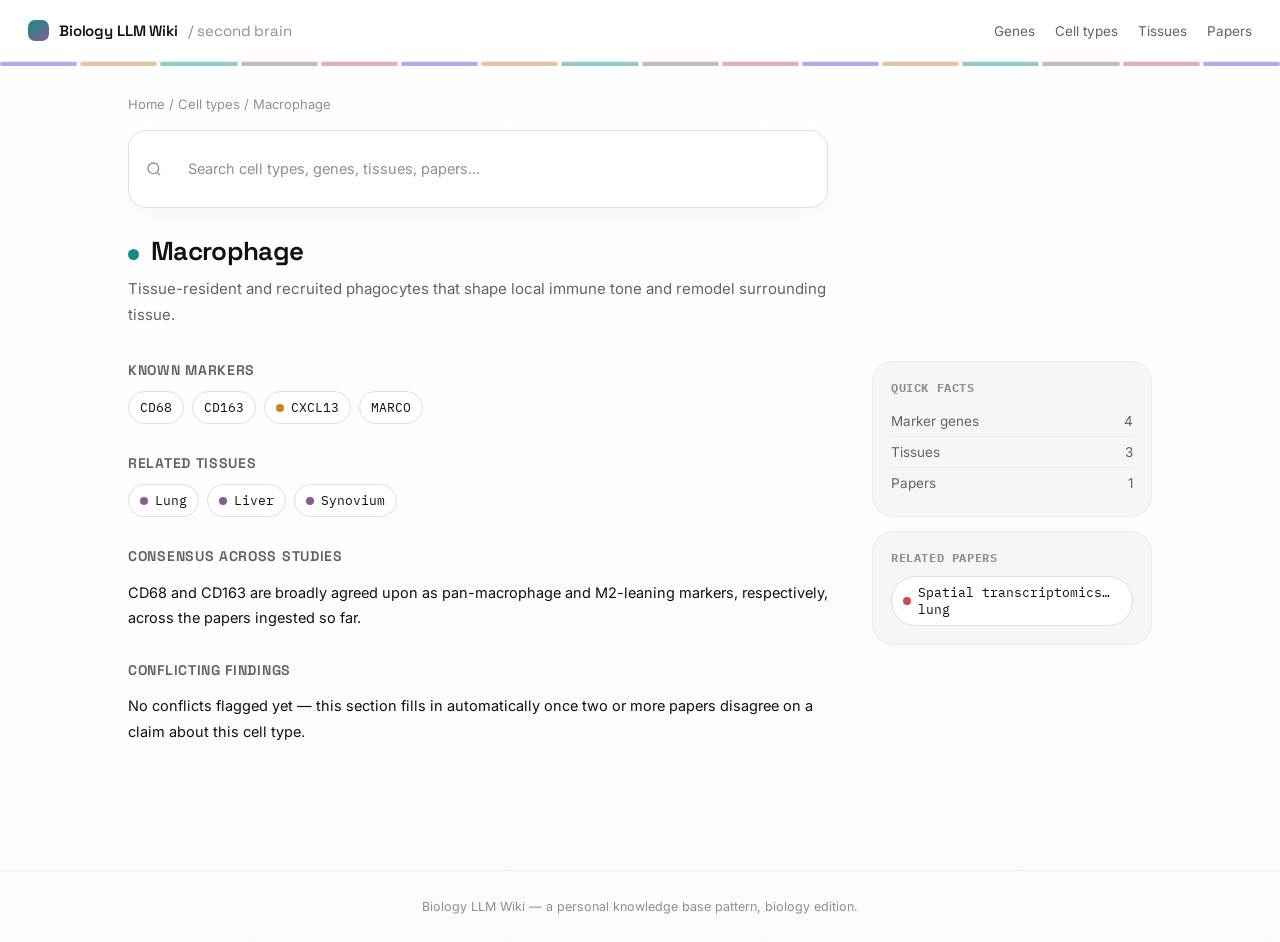
<file: pages/cell_types/macrophage.html>
<!doctype html>
<html lang="ko">
<head>
<meta charset="UTF-8" />
<meta name="viewport" content="width=device-width, initial-scale=1" />
<title>Macrophage · Biology LLM Wiki</title>
<link rel="stylesheet" href="../../assets/style.css" />
</head>
<body>

<header class="topbar">
  <div class="brand">
    <span class="mark"></span>
    <a href="../../index.html">Biology LLM Wiki</a> <span class="sub">/ second brain</span>
  </div>
  <nav class="top-links">
    <a href="../../index.html#genes">Genes</a>
    <a href="../../index.html#cells">Cell types</a>
    <a href="../../index.html#tissues">Tissues</a>
    <a href="../../index.html#papers">Papers</a>
  </nav>
</header>

<ul class="base-track">
  <span></span><span></span><span></span><span></span><span></span><span></span><span></span><span></span>
  <span></span><span></span><span></span><span></span><span></span><span></span><span></span><span></span>
</ul>

<main class="shell">
  <div class="crumb"><a href="../../index.html">Home</a> / <a href="../../index.html#cells">Cell types</a> / Macrophage</div>

  <div class="search-wrap" style="margin: 18px 0 8px;">
    <div class="search-box">
      <svg width="16" height="16" viewBox="0 0 24 24" fill="none" stroke="currentColor" stroke-width="2"><circle cx="11" cy="11" r="8"/><path d="m21 21-4.3-4.3"/></svg>
      <input id="search-input" type="text" placeholder="Search cell types, genes, tissues, papers..." autocomplete="off" />
    </div>
    <div id="search-results" class="search-results"></div>
  </div>

  <div class="detail-head">
    <span class="dot cell_type" style="width:11px;height:11px;"></span>
    <h1 style="font-family: var(--font-display); font-size: 26px;">Macrophage</h1>
  </div>
  <p class="detail-sub">Tissue-resident and recruited phagocytes that shape local immune tone and remodel surrounding tissue.</p>

  <div class="detail-grid">
    <div>
      <div class="block">
        <h2>Known markers</h2>
        <div class="chip-row">
          <span class="chip">CD68</span>
          <span class="chip">CD163</span>
          <a class="chip" href="../genes/cxcl13.html"><span class="dot gene"></span> CXCL13</a>
          <span class="chip">MARCO</span>
        </div>
      </div>

      <div class="block">
        <h2>Related tissues</h2>
        <div class="chip-row">
          <a class="chip" href="../tissues/lung.html"><span class="dot tissue"></span> Lung</a>
          <span class="chip"><span class="dot tissue"></span> Liver</span>
          <span class="chip"><span class="dot tissue"></span> Synovium</span>
        </div>
      </div>

      <div class="block">
        <h2>Consensus across studies</h2>
        <p>CD68 and CD163 are broadly agreed upon as pan-macrophage and M2-leaning markers, respectively, across the papers ingested so far.</p>
      </div>

      <div class="block">
        <h2>Conflicting findings</h2>
        <p>No conflicts flagged yet — this section fills in automatically once two or more papers disagree on a claim about this cell type.</p>
      </div>
    </div>

    <aside>
      <div class="side-box">
        <h3>Quick facts</h3>
        <div class="row"><span>Marker genes</span><span>4</span></div>
        <div class="row"><span>Tissues</span><span>3</span></div>
        <div class="row"><span>Papers</span><span>1</span></div>
      </div>
      <div class="side-box">
        <h3>Related papers</h3>
        <a class="chip" href="../papers/paper-001.html" style="display:flex;width:100%;">
          <span class="dot paper"></span> Spatial transcriptomics… lung
        </a>
      </div>
    </aside>
  </div>
</main>

<footer>Biology LLM Wiki — a personal knowledge base pattern, biology edition.</footer>

<script src="../../assets/data.js"></script>
<script src="../../assets/search.js"></script>
<script>
  window.initWikiSearch({ inputId: "search-input", resultsId: "search-results", basePath: "../../" });
</script>
</body>
</html>
</file>
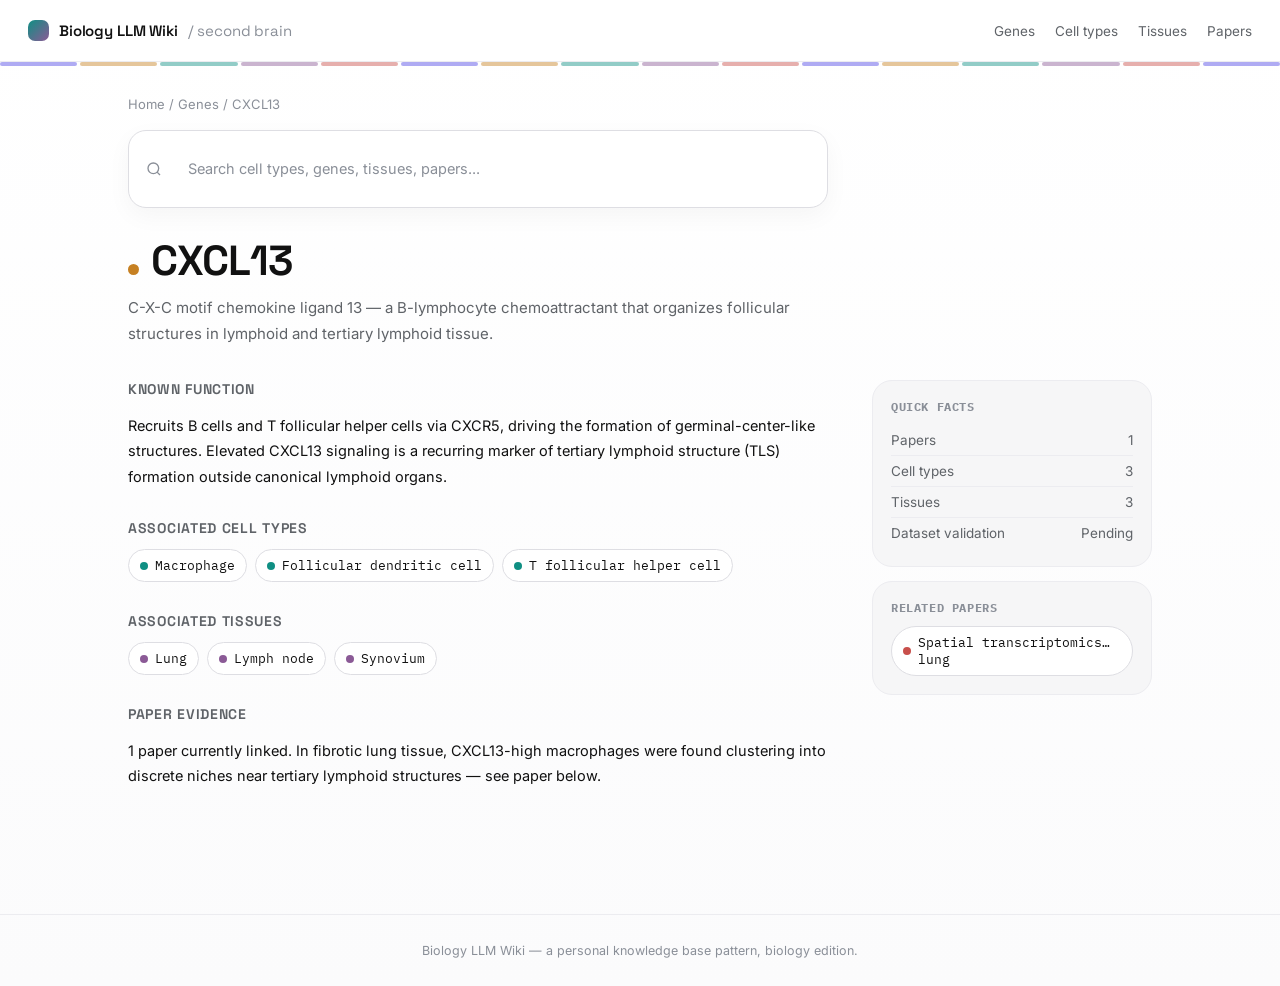
<file: pages/genes/cxcl13.html>
<!doctype html>
<html lang="ko">
<head>
<meta charset="UTF-8" />
<meta name="viewport" content="width=device-width, initial-scale=1" />
<title>CXCL13 · Biology LLM Wiki</title>
<link rel="stylesheet" href="../../assets/style.css" />
</head>
<body>

<header class="topbar">
  <div class="brand">
    <span class="mark"></span>
    <a href="../../index.html">Biology LLM Wiki</a> <span class="sub">/ second brain</span>
  </div>
  <nav class="top-links">
    <a href="../../index.html#genes">Genes</a>
    <a href="../../index.html#cells">Cell types</a>
    <a href="../../index.html#tissues">Tissues</a>
    <a href="../../index.html#papers">Papers</a>
  </nav>
</header>

<ul class="base-track">
  <span></span><span></span><span></span><span></span><span></span><span></span><span></span><span></span>
  <span></span><span></span><span></span><span></span><span></span><span></span><span></span><span></span>
</ul>

<main class="shell">
  <div class="crumb"><a href="../../index.html">Home</a> / <a href="../../index.html#genes">Genes</a> / CXCL13</div>

  <div class="search-wrap" style="margin: 18px 0 8px;">
    <div class="search-box">
      <svg width="16" height="16" viewBox="0 0 24 24" fill="none" stroke="currentColor" stroke-width="2"><circle cx="11" cy="11" r="8"/><path d="m21 21-4.3-4.3"/></svg>
      <input id="search-input" type="text" placeholder="Search cell types, genes, tissues, papers..." autocomplete="off" />
    </div>
    <div id="search-results" class="search-results"></div>
  </div>

  <div class="detail-head">
    <span class="dot gene" style="width:11px;height:11px;"></span>
    <h1>CXCL13</h1>
  </div>
  <p class="detail-sub">C-X-C motif chemokine ligand 13 — a B-lymphocyte chemoattractant that organizes follicular structures in lymphoid and tertiary lymphoid tissue.</p>

  <div class="detail-grid">
    <div>
      <div class="block">
        <h2>Known function</h2>
        <p>Recruits B cells and T follicular helper cells via CXCR5, driving the formation of germinal-center-like structures. Elevated CXCL13 signaling is a recurring marker of tertiary lymphoid structure (TLS) formation outside canonical lymphoid organs.</p>
      </div>

      <div class="block">
        <h2>Associated cell types</h2>
        <div class="chip-row">
          <a class="chip" href="../cell_types/macrophage.html"><span class="dot cell_type"></span> Macrophage</a>
          <span class="chip"><span class="dot cell_type"></span> Follicular dendritic cell</span>
          <span class="chip"><span class="dot cell_type"></span> T follicular helper cell</span>
        </div>
      </div>

      <div class="block">
        <h2>Associated tissues</h2>
        <div class="chip-row">
          <a class="chip" href="../tissues/lung.html"><span class="dot tissue"></span> Lung</a>
          <span class="chip"><span class="dot tissue"></span> Lymph node</span>
          <span class="chip"><span class="dot tissue"></span> Synovium</span>
        </div>
      </div>

      <div class="block">
        <h2>Paper evidence</h2>
        <p>1 paper currently linked. In fibrotic lung tissue, CXCL13-high macrophages were found clustering into discrete niches near tertiary lymphoid structures — see paper below.</p>
      </div>
    </div>

    <aside>
      <div class="side-box">
        <h3>Quick facts</h3>
        <div class="row"><span>Papers</span><span>1</span></div>
        <div class="row"><span>Cell types</span><span>3</span></div>
        <div class="row"><span>Tissues</span><span>3</span></div>
        <div class="row"><span>Dataset validation</span><span>Pending</span></div>
      </div>
      <div class="side-box">
        <h3>Related papers</h3>
        <a class="chip" href="../papers/paper-001.html" style="display:flex;width:100%;">
          <span class="dot paper"></span> Spatial transcriptomics… lung
        </a>
      </div>
    </aside>
  </div>
</main>

<footer>Biology LLM Wiki — a personal knowledge base pattern, biology edition.</footer>

<script src="../../assets/data.js"></script>
<script src="../../assets/search.js"></script>
<script>
  window.initWikiSearch({ inputId: "search-input", resultsId: "search-results", basePath: "../../" });
</script>
</body>
</html>
</file>
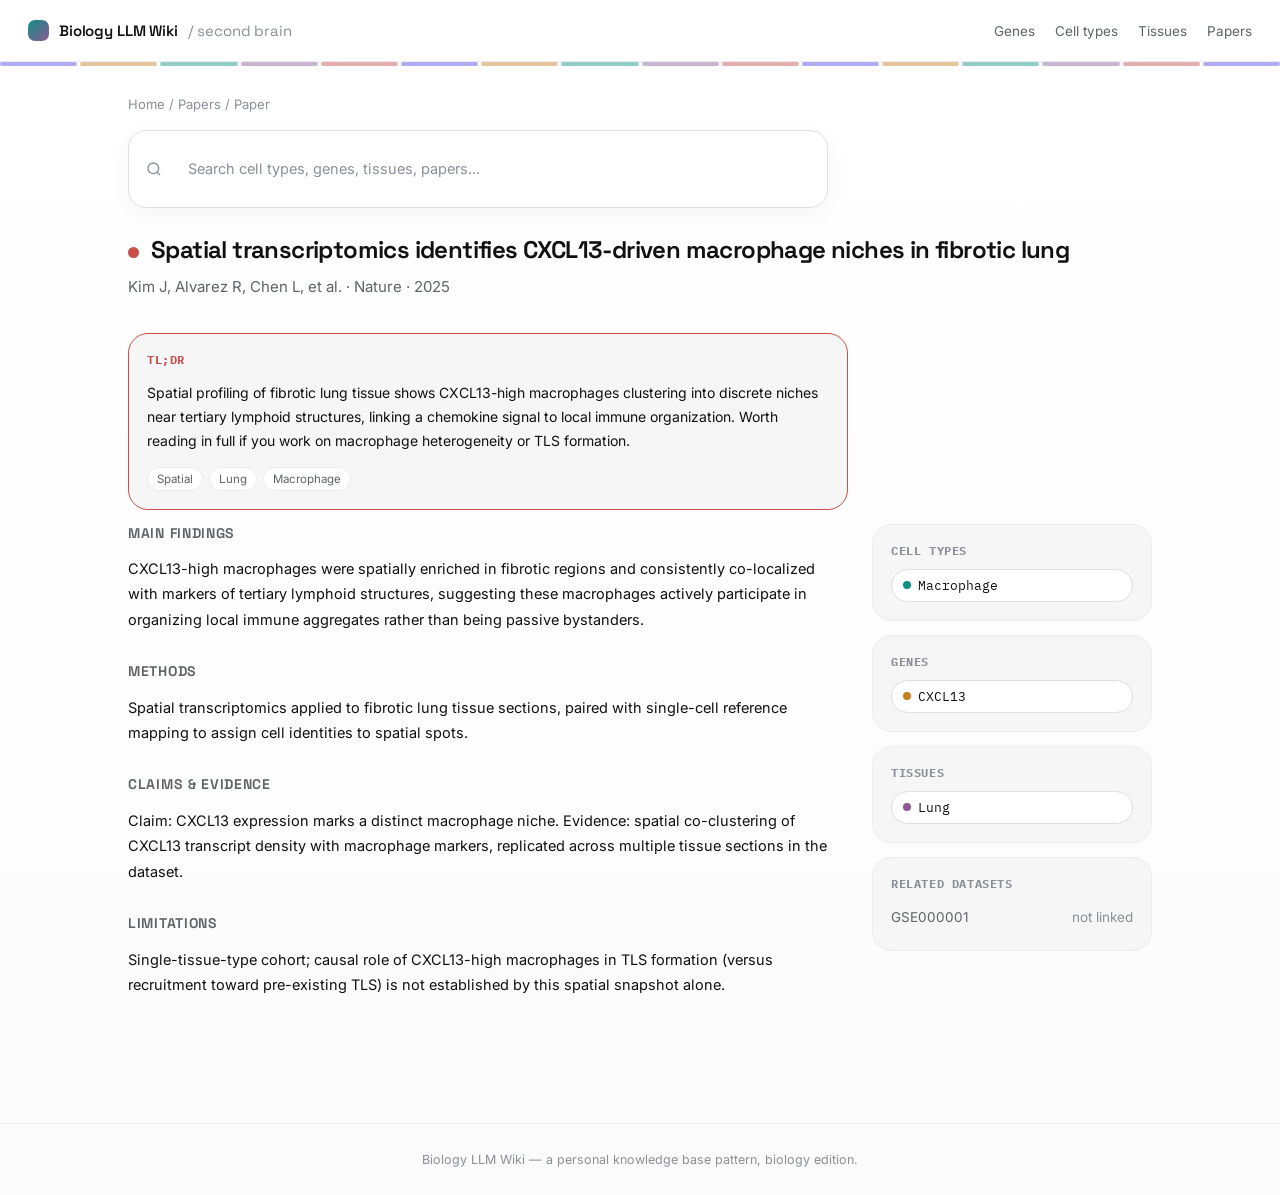
<file: pages/papers/paper-001.html>
<!doctype html>
<html lang="ko">
<head>
<meta charset="UTF-8" />
<meta name="viewport" content="width=device-width, initial-scale=1" />
<title>Spatial transcriptomics identifies CXCL13-driven macrophage niches · Biology LLM Wiki</title>
<link rel="stylesheet" href="../../assets/style.css" />
</head>
<body>

<header class="topbar">
  <div class="brand">
    <span class="mark"></span>
    <a href="../../index.html">Biology LLM Wiki</a> <span class="sub">/ second brain</span>
  </div>
  <nav class="top-links">
    <a href="../../index.html#genes">Genes</a>
    <a href="../../index.html#cells">Cell types</a>
    <a href="../../index.html#tissues">Tissues</a>
    <a href="../../index.html#papers">Papers</a>
  </nav>
</header>

<ul class="base-track">
  <span></span><span></span><span></span><span></span><span></span><span></span><span></span><span></span>
  <span></span><span></span><span></span><span></span><span></span><span></span><span></span><span></span>
</ul>

<main class="shell">
  <div class="crumb"><a href="../../index.html">Home</a> / <a href="../../index.html#papers">Papers</a> / Paper</div>

  <div class="search-wrap" style="margin: 18px 0 8px;">
    <div class="search-box">
      <svg width="16" height="16" viewBox="0 0 24 24" fill="none" stroke="currentColor" stroke-width="2"><circle cx="11" cy="11" r="8"/><path d="m21 21-4.3-4.3"/></svg>
      <input id="search-input" type="text" placeholder="Search cell types, genes, tissues, papers..." autocomplete="off" />
    </div>
    <div id="search-results" class="search-results"></div>
  </div>

  <div class="detail-head">
    <span class="dot paper" style="width:11px;height:11px;"></span>
    <h1 style="font-family: var(--font-display); font-size: 24px; line-height:1.3;">Spatial transcriptomics identifies CXCL13-driven macrophage niches in fibrotic lung</h1>
  </div>
  <p class="detail-sub">Kim J, Alvarez R, Chen L, et al. · Nature · 2025</p>

  <!-- TL;DR block — the "too many papers" fast-scan surface -->
  <div class="side-box" style="max-width: 720px; border-color: var(--accent-paper);">
    <h3 style="color: var(--accent-paper);">TL;DR</h3>
    <p style="font-size: 14px; line-height: 1.7; color: var(--text);">
      Spatial profiling of fibrotic lung tissue shows CXCL13-high macrophages clustering into discrete niches near tertiary lymphoid structures, linking a chemokine signal to local immune organization. Worth reading in full if you work on macrophage heterogeneity or TLS formation.
    </p>
    <div class="tag-row" style="margin-top: 12px;">
      <span class="tag">Spatial</span>
      <span class="tag">Lung</span>
      <span class="tag">Macrophage</span>
    </div>
  </div>

  <div class="detail-grid">
    <div>
      <div class="block">
        <h2>Main findings</h2>
        <p>CXCL13-high macrophages were spatially enriched in fibrotic regions and consistently co-localized with markers of tertiary lymphoid structures, suggesting these macrophages actively participate in organizing local immune aggregates rather than being passive bystanders.</p>
      </div>

      <div class="block">
        <h2>Methods</h2>
        <p>Spatial transcriptomics applied to fibrotic lung tissue sections, paired with single-cell reference mapping to assign cell identities to spatial spots.</p>
      </div>

      <div class="block">
        <h2>Claims &amp; evidence</h2>
        <p>Claim: CXCL13 expression marks a distinct macrophage niche. Evidence: spatial co-clustering of CXCL13 transcript density with macrophage markers, replicated across multiple tissue sections in the dataset.</p>
      </div>

      <div class="block">
        <h2>Limitations</h2>
        <p>Single-tissue-type cohort; causal role of CXCL13-high macrophages in TLS formation (versus recruitment toward pre-existing TLS) is not established by this spatial snapshot alone.</p>
      </div>
    </div>

    <aside>
      <div class="side-box">
        <h3>Cell types</h3>
        <a class="chip" href="../cell_types/macrophage.html" style="display:flex;width:100%;"><span class="dot cell_type"></span> Macrophage</a>
      </div>
      <div class="side-box">
        <h3>Genes</h3>
        <a class="chip" href="../genes/cxcl13.html" style="display:flex;width:100%;"><span class="dot gene"></span> CXCL13</a>
      </div>
      <div class="side-box">
        <h3>Tissues</h3>
        <a class="chip" href="../tissues/lung.html" style="display:flex;width:100%;"><span class="dot tissue"></span> Lung</a>
      </div>
      <div class="side-box">
        <h3>Related datasets</h3>
        <div class="row"><span>GSE000001</span><span style="color:var(--text-faint);">not linked</span></div>
      </div>
    </aside>
  </div>
</main>

<footer>Biology LLM Wiki — a personal knowledge base pattern, biology edition.</footer>

<script src="../../assets/data.js"></script>
<script src="../../assets/search.js"></script>
<script>
  window.initWikiSearch({ inputId: "search-input", resultsId: "search-results", basePath: "../../" });
</script>
</body>
</html>
</file>
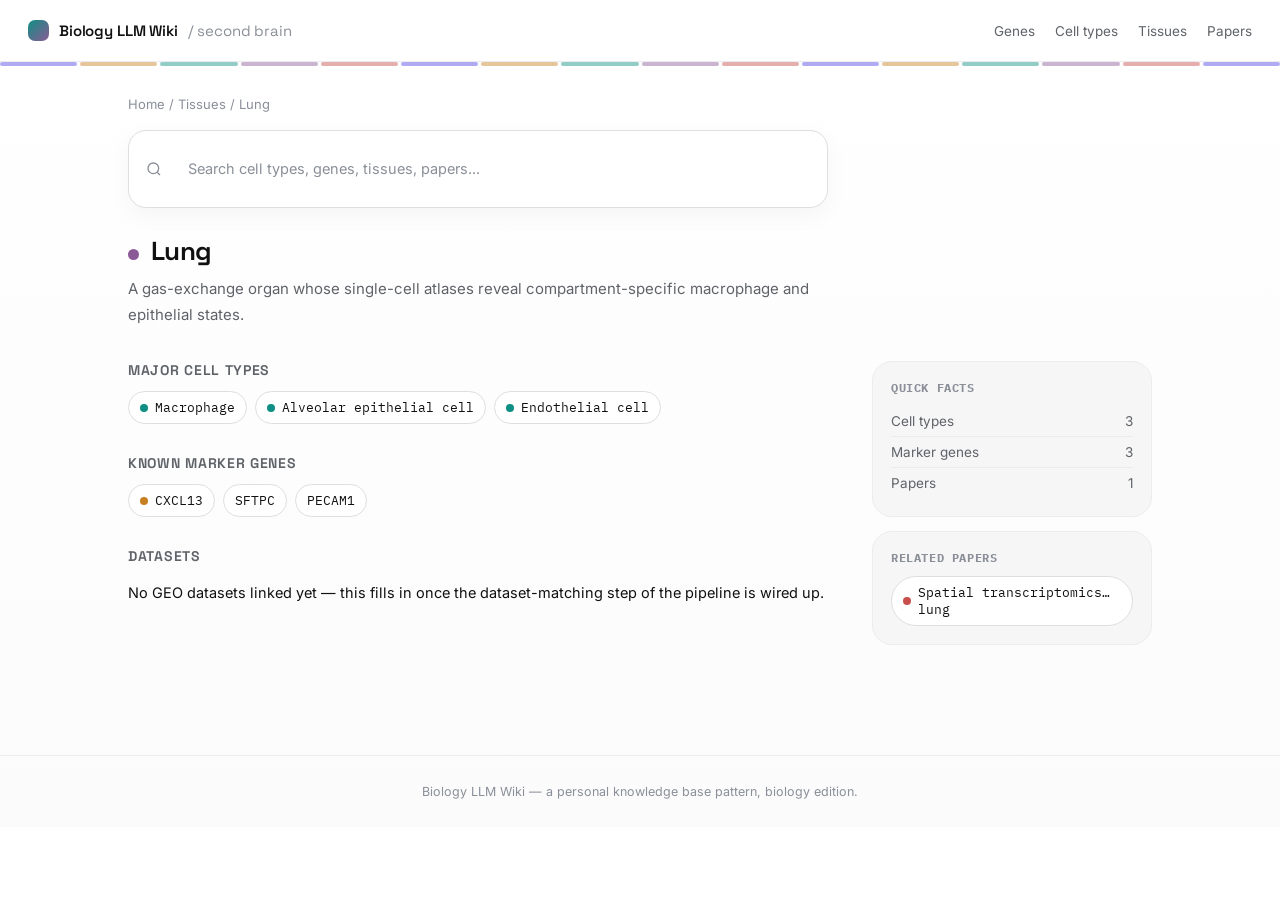
<file: pages/tissues/lung.html>
<!doctype html>
<html lang="ko">
<head>
<meta charset="UTF-8" />
<meta name="viewport" content="width=device-width, initial-scale=1" />
<title>Lung · Biology LLM Wiki</title>
<link rel="stylesheet" href="../../assets/style.css" />
</head>
<body>

<header class="topbar">
  <div class="brand">
    <span class="mark"></span>
    <a href="../../index.html">Biology LLM Wiki</a> <span class="sub">/ second brain</span>
  </div>
  <nav class="top-links">
    <a href="../../index.html#genes">Genes</a>
    <a href="../../index.html#cells">Cell types</a>
    <a href="../../index.html#tissues">Tissues</a>
    <a href="../../index.html#papers">Papers</a>
  </nav>
</header>

<ul class="base-track">
  <span></span><span></span><span></span><span></span><span></span><span></span><span></span><span></span>
  <span></span><span></span><span></span><span></span><span></span><span></span><span></span><span></span>
</ul>

<main class="shell">
  <div class="crumb"><a href="../../index.html">Home</a> / <a href="../../index.html#tissues">Tissues</a> / Lung</div>

  <div class="search-wrap" style="margin: 18px 0 8px;">
    <div class="search-box">
      <svg width="16" height="16" viewBox="0 0 24 24" fill="none" stroke="currentColor" stroke-width="2"><circle cx="11" cy="11" r="8"/><path d="m21 21-4.3-4.3"/></svg>
      <input id="search-input" type="text" placeholder="Search cell types, genes, tissues, papers..." autocomplete="off" />
    </div>
    <div id="search-results" class="search-results"></div>
  </div>

  <div class="detail-head">
    <span class="dot tissue" style="width:11px;height:11px;"></span>
    <h1 style="font-family: var(--font-display); font-size: 26px;">Lung</h1>
  </div>
  <p class="detail-sub">A gas-exchange organ whose single-cell atlases reveal compartment-specific macrophage and epithelial states.</p>

  <div class="detail-grid">
    <div>
      <div class="block">
        <h2>Major cell types</h2>
        <div class="chip-row">
          <a class="chip" href="../cell_types/macrophage.html"><span class="dot cell_type"></span> Macrophage</a>
          <span class="chip"><span class="dot cell_type"></span> Alveolar epithelial cell</span>
          <span class="chip"><span class="dot cell_type"></span> Endothelial cell</span>
        </div>
      </div>

      <div class="block">
        <h2>Known marker genes</h2>
        <div class="chip-row">
          <a class="chip" href="../genes/cxcl13.html"><span class="dot gene"></span> CXCL13</a>
          <span class="chip">SFTPC</span>
          <span class="chip">PECAM1</span>
        </div>
      </div>

      <div class="block">
        <h2>Datasets</h2>
        <p>No GEO datasets linked yet — this fills in once the dataset-matching step of the pipeline is wired up.</p>
      </div>
    </div>

    <aside>
      <div class="side-box">
        <h3>Quick facts</h3>
        <div class="row"><span>Cell types</span><span>3</span></div>
        <div class="row"><span>Marker genes</span><span>3</span></div>
        <div class="row"><span>Papers</span><span>1</span></div>
      </div>
      <div class="side-box">
        <h3>Related papers</h3>
        <a class="chip" href="../papers/paper-001.html" style="display:flex;width:100%;">
          <span class="dot paper"></span> Spatial transcriptomics… lung
        </a>
      </div>
    </aside>
  </div>
</main>

<footer>Biology LLM Wiki — a personal knowledge base pattern, biology edition.</footer>

<script src="../../assets/data.js"></script>
<script src="../../assets/search.js"></script>
<script>
  window.initWikiSearch({ inputId: "search-input", resultsId: "search-results", basePath: "../../" });
</script>
</body>
</html>
</file>
<file: assets/style.css>
@import url('https://fonts.googleapis.com/css2?family=Space+Grotesk:wght@500;600;700&family=Inter:wght@400;500;600&family=IBM+Plex+Mono:wght@400;500&display=swap');

:root {
  --bg: #ffffff;
  --surface: #f6f6f7;
  --surface-hover: #eeeeef;
  --border: #dedee3;
  --border-soft: #ececf0;
  --text: #111111;
  --text-muted: #5f6368;
  --text-faint: #8a8f98;
  --accent-disease: #4f46e5;
  --accent-gene: #c68022;
  --accent-cell: #0f8f83;
  --accent-tissue: #8b5a96;
  --accent-paper: #c84f4b;
  --radius: 14px;
  --font-display: 'Space Grotesk', sans-serif;
  --font-body: 'Inter', sans-serif;
  --font-mono: 'IBM Plex Mono', monospace;
}

* { box-sizing: border-box; }
html, body { margin: 0; padding: 0; background: var(--bg); color: var(--text); font-family: var(--font-body); -webkit-font-smoothing: antialiased; }
body { background-image: linear-gradient(180deg, #fff 0%, #fbfbfc 100%); }
a { color: inherit; text-decoration: none; }

.base-track { display: flex; gap: 3px; height: 4px; margin: 0; padding: 0; list-style: none; }
.base-track span { flex: 1; border-radius: 2px; opacity: .45; }
.base-track span:nth-child(5n+1) { background: var(--accent-disease); }
.base-track span:nth-child(5n+2) { background: var(--accent-gene); }
.base-track span:nth-child(5n+3) { background: var(--accent-cell); }
.base-track span:nth-child(5n+4) { background: var(--accent-tissue); }
.base-track span:nth-child(5n+5) { background: var(--accent-paper); }

.shell { max-width: 1080px; margin: 0 auto; padding: 0 28px 96px; }
.topbar { display: flex; align-items: center; justify-content: space-between; padding: 20px 28px; border-bottom: 1px solid var(--border-soft); position: sticky; top: 0; background: rgba(255,255,255,.88); backdrop-filter: blur(14px); z-index: 20; }
.brand { display: flex; align-items: center; gap: 10px; font-family: var(--font-display); font-weight: 600; font-size: 15px; letter-spacing: -.01em; }
.brand .mark { width: 21px; height: 21px; border-radius: 7px; background: linear-gradient(135deg, var(--accent-cell), var(--accent-tissue)); flex-shrink: 0; }
.brand .sub { color: var(--text-faint); font-weight: 400; }
.top-links { display: flex; gap: 20px; font-size: 13.5px; color: var(--text-muted); align-items: center; }
.top-links a:hover { color: var(--text); }

.hero { padding: 72px 0 38px; }
.hero-eyebrow { font-family: var(--font-mono); font-size: 12px; color: var(--accent-cell); letter-spacing: .06em; text-transform: uppercase; margin-bottom: 14px; }
.hero h1 { font-family: var(--font-display); font-size: clamp(34px, 5vw, 56px); font-weight: 650; line-height: 1.05; margin: 0 0 16px; letter-spacing: -.035em; }
.hero p { color: var(--text-muted); font-size: 16px; max-width: 650px; margin: 0 0 34px; line-height: 1.7; }

.search-wrap { position: relative; max-width: 700px; }
.search-box { display: flex; align-items: center; gap: 12px; background: var(--bg); border: 1px solid var(--border); border-radius: 18px; padding: 15px 17px; transition: border-color .15s ease, box-shadow .15s ease; box-shadow: 0 8px 24px rgba(0,0,0,.04); }
.search-box:focus-within { border-color: #b8bbc2; box-shadow: 0 10px 30px rgba(0,0,0,.07); }
.search-box svg { flex-shrink: 0; color: var(--text-faint); }
.search-box input { flex: 1; background: none; border: none; outline: none; color: var(--text); font-family: var(--font-body); font-size: 14.5px; }
.search-box input::placeholder { color: var(--text-faint); }
.search-kbd { font-family: var(--font-mono); font-size: 11px; color: var(--text-faint); border: 1px solid var(--border); border-radius: 7px; padding: 2px 7px; background: var(--surface); }
.search-results { position: absolute; top: calc(100% + 10px); left: 0; right: 0; background: #fff; border: 1px solid var(--border); border-radius: 18px; overflow: hidden; z-index: 30; display: none; box-shadow: 0 18px 44px rgba(0,0,0,.12); }
.search-results.open { display: block; }
.search-result { display: flex; align-items: center; gap: 10px; padding: 13px 16px; border-bottom: 1px solid var(--border-soft); font-size: 13.5px; }
.search-result:last-child { border-bottom: none; }
.search-result:hover { background: var(--surface); }
.search-result .label { font-family: var(--font-mono); font-size: 11px; color: var(--text-faint); min-width: 62px; }
.search-result .name { font-weight: 600; }
.search-result .desc { color: var(--text-faint); font-size: 12.5px; margin-left: auto; max-width: 42%; text-align: right; overflow: hidden; text-overflow: ellipsis; white-space: nowrap; }
.search-empty { padding: 16px; color: var(--text-faint); font-size: 13px; }

.dot { width: 8px; height: 8px; border-radius: 50%; flex-shrink: 0; }
.dot.disease { background: var(--accent-disease); }
.dot.gene { background: var(--accent-gene); }
.dot.cell_type { background: var(--accent-cell); }
.dot.tissue { background: var(--accent-tissue); }
.dot.paper { background: var(--accent-paper); }

.section-label { font-family: var(--font-mono); font-size: 12px; color: var(--text-faint); text-transform: uppercase; letter-spacing: .06em; margin: 52px 0 16px; }
.card-grid { display: grid; grid-template-columns: repeat(4, 1fr); gap: 14px; }
@media (max-width: 880px) { .card-grid { grid-template-columns: repeat(2, 1fr); } }
@media (max-width: 560px) { .card-grid { grid-template-columns: 1fr; } .topbar { align-items:flex-start; gap:16px; flex-direction:column; } .top-links { flex-wrap:wrap; } }
.cat-card { background: var(--surface); border: 1px solid var(--border-soft); border-radius: 20px; padding: 22px; display: flex; flex-direction: column; gap: 12px; transition: border-color .15s ease, transform .15s ease, background .15s ease; }
.cat-card:hover { border-color: var(--border); transform: translateY(-2px); background: #fff; }
.cat-card .icon { width: 36px; height: 36px; border-radius: 10px; display: flex; align-items: center; justify-content: center; font-family: var(--font-mono); font-size: 13px; font-weight: 600; }
.cat-card.disease .icon { background: rgba(79,70,229,.10); color: var(--accent-disease); }
.cat-card.gene .icon { background: rgba(198,128,34,.12); color: var(--accent-gene); }
.cat-card.cell .icon { background: rgba(15,143,131,.10); color: var(--accent-cell); }
.cat-card.tissue .icon { background: rgba(139,90,150,.11); color: var(--accent-tissue); }
.cat-card h3 { font-family: var(--font-display); font-size: 16px; font-weight: 650; margin: 0; }
.cat-card p { color: var(--text-muted); font-size: 13.5px; line-height: 1.6; margin: 0; flex: 1; }
.cat-card .go { font-size: 13px; font-weight: 600; color: var(--text); display: flex; align-items: center; gap: 4px; transition: gap .15s ease; }
.cat-card:hover .go { gap: 7px; }

.paper-list { display: flex; flex-direction: column; gap: 10px; }
.paper-card { background: var(--surface); border: 1px solid var(--border-soft); border-radius: 18px; padding: 18px 20px; display: flex; align-items: center; gap: 18px; }
.paper-card:hover { border-color: var(--border); background: #fff; }

.cycle-filter-row { display: flex; align-items: center; gap: 10px; margin: -6px 0 16px; }
.cycle-filter-row label { font-family: var(--font-mono); font-size: 12px; color: var(--text-faint); }
.cycle-filter-row select { font-family: var(--font-body); font-size: 13px; padding: 7px 10px; border-radius: 10px; border: 1px solid var(--border); background: #fff; color: var(--text); }

.cycle-group { border: 1px solid var(--border-soft); border-radius: 16px; margin-bottom: 12px; overflow: hidden; background: #fff; }
.cycle-group summary { list-style: none; cursor: pointer; padding: 14px 18px; display: flex; align-items: center; justify-content: space-between; font-family: var(--font-display); font-weight: 600; font-size: 14px; background: var(--surface); }
.cycle-group summary::-webkit-details-marker { display: none; }
.cycle-group summary .count { font-family: var(--font-mono); font-weight: 400; font-size: 12px; color: var(--text-faint); }
.cycle-group[open] summary { border-bottom: 1px solid var(--border-soft); }
.cycle-group .paper-list { padding: 12px; }
.paper-main { flex: 1; min-width: 0; }
.paper-title { font-weight: 600; font-size: 14.5px; margin: 0 0 6px; line-height: 1.45; }
.paper-meta { color: var(--text-faint); font-size: 12.5px; font-family: var(--font-mono); display: flex; gap: 10px; align-items: center; margin-bottom: 8px; flex-wrap: wrap; }
.tag-row { display: flex; gap: 6px; flex-wrap: wrap; }
.tag { font-size: 11.5px; padding: 4px 9px; border-radius: 999px; background: #fff; border: 1px solid var(--border-soft); color: var(--text-muted); }
.paper-open { font-size: 13px; color: var(--accent-paper); white-space: nowrap; flex-shrink: 0; font-weight: 600; }

.crumb { font-size: 13px; color: var(--text-faint); margin: 30px 0 6px; }
.crumb a:hover { color: var(--text-muted); }
.detail-head { display: flex; align-items: baseline; gap: 12px; margin: 26px 0 8px; }
.detail-head h1 { font-family: var(--font-display); font-size: clamp(28px, 4vw, 42px); font-weight: 650; margin: 0; letter-spacing: -.025em; }
.detail-sub { color: var(--text-muted); font-size: 15px; margin: 0 0 34px; max-width: 720px; line-height: 1.7; }
.detail-grid { display: grid; grid-template-columns: 1fr 280px; gap: 34px; margin-top: 12px; }
@media (max-width: 780px) { .detail-grid { grid-template-columns: 1fr; } }
.block { margin-bottom: 30px; }
.block h2 { font-family: var(--font-display); font-size: 14px; font-weight: 650; color: var(--text-muted); text-transform: uppercase; letter-spacing: .05em; margin: 0 0 12px; }
.block p, .block li { font-size: 14.5px; line-height: 1.75; color: var(--text); }
.chip-row { display: flex; flex-wrap: wrap; gap: 8px; }
.chip { display: inline-flex; align-items: center; gap: 7px; font-family: var(--font-mono); font-size: 13px; padding: 7px 11px; border-radius: 999px; background: #fff; border: 1px solid var(--border); }
.chip:hover { border-color: var(--text-faint); background: var(--surface); }

.cycle-badge { font-family: var(--font-mono); font-size: 11.5px; padding: 3px 9px; border-radius: 999px; background: #fff7e6; border: 1px solid #f0d9a6; color: #8a6414; font-weight: 500; }

.pathway-list { display: grid; gap: 10px; }
.pathway-item { display: flex; align-items: flex-start; gap: 12px; background: var(--surface); border: 1px solid var(--border-soft); border-radius: 14px; padding: 12px 14px; }
.pathway-index { flex: 0 0 auto; width: 22px; height: 22px; border-radius: 999px; background: var(--accent-gene, var(--accent-cell, #2563eb)); color: #fff; font-family: var(--font-mono); font-size: 12px; font-weight: 700; display: flex; align-items: center; justify-content: center; }
.pathway-item .pathway-chain { margin-bottom: 0; }
.pathway-chain { display: flex; flex-wrap: wrap; align-items: center; gap: 6px; margin-bottom: 12px; }
.pathway-step { font-family: var(--font-mono); font-size: 13px; padding: 7px 12px; border-radius: 10px; background: var(--surface); border: 1px solid var(--border); color: var(--text); }
.pathway-arrow { color: var(--text-faint); font-size: 14px; }
.side-box { background: var(--surface); border: 1px solid var(--border-soft); border-radius: 20px; padding: 18px; margin-bottom: 14px; }
.side-box h3 { font-size: 12px; text-transform: uppercase; letter-spacing: .05em; color: var(--text-faint); margin: 0 0 11px; font-family: var(--font-mono); }
.side-box .row { display: flex; justify-content: space-between; font-size: 13.5px; color: var(--text-muted); padding: 7px 0; border-bottom: 1px solid var(--border-soft); }
.side-box .row:last-child { border-bottom: none; }

.form-grid { display: grid; grid-template-columns: repeat(2, 1fr); gap: 16px; }
.form-field { display: flex; flex-direction: column; gap: 7px; }
.form-field.full { grid-column: 1 / -1; }
.form-field label { font-size: 13px; font-weight: 600; color: var(--text-muted); }
.form-field small { color: var(--text-faint); font-size: 12px; }
input, textarea { width: 100%; background: #fff; border: 1px solid var(--border); border-radius: 14px; color: var(--text); font-family: var(--font-body); font-size: 14px; line-height: 1.55; padding: 12px 14px; }
textarea { min-height: 96px; resize: vertical; }
input:focus, textarea:focus { outline: none; border-color: #b8bbc2; box-shadow: 0 0 0 4px rgba(0,0,0,.035); }
.btn { display: inline-flex; align-items: center; gap: 8px; background: #111; color: #fff; border: none; border-radius: 999px; padding: 11px 18px; font-family: var(--font-body); font-weight: 650; font-size: 13.5px; cursor: pointer; }
.btn.secondary { background: #fff; color: var(--text); border: 1px solid var(--border); }
.btn:hover { opacity: .9; }
.action-row { display: flex; gap: 10px; margin: 18px 0 26px; flex-wrap: wrap; align-items: center; }
.json-output { min-height: 280px; font-family: var(--font-mono); white-space: pre; }
.status { font-size: 13px; color: var(--text-muted); }
footer { border-top: 1px solid var(--border-soft); color: var(--text-faint); font-size: 12.5px; padding: 28px; text-align: center; }

/* ---------- Local input / app controls ---------- */
.app-banner {
  display: grid;
  grid-template-columns: 1.2fr .8fr;
  gap: 16px;
  align-items: stretch;
  margin: 26px 0 8px;
}
@media (max-width: 820px) { .app-banner { grid-template-columns: 1fr; } }
.mini-panel {
  background: #fff;
  border: 1px solid var(--border-soft);
  border-radius: 22px;
  padding: 20px;
  box-shadow: 0 10px 28px rgba(0,0,0,.04);
}
.mini-panel h3 { margin: 0 0 8px; font-family: var(--font-display); font-size: 17px; }
.mini-panel p { margin: 0; color: var(--text-muted); font-size: 13.5px; line-height: 1.65; }
.count-row { display: flex; gap: 10px; flex-wrap: wrap; margin-top: 12px; }
.count-pill { background: var(--surface); border: 1px solid var(--border-soft); border-radius: 999px; padding: 7px 11px; font-size: 12.5px; color: var(--text-muted); }
.count-pill b { color: var(--text); }

.add-shell { max-width: 1180px; margin: 0 auto; padding: 0 28px 96px; }
.add-layout { display: grid; grid-template-columns: minmax(0, 1fr) 360px; gap: 18px; align-items: start; }
@media (max-width: 980px) { .add-layout { grid-template-columns: 1fr; } }
.tabs { display: flex; gap: 8px; flex-wrap: wrap; margin: 0 0 16px; }
.tab-btn {
  border: 1px solid var(--border);
  background: #fff;
  border-radius: 999px;
  padding: 9px 13px;
  font-family: var(--font-body);
  color: var(--text-muted);
  cursor: pointer;
  font-size: 13.5px;
}
.tab-btn.active { background: #111; color: #fff; border-color: #111; }
.tab-panel { display: none; }
.tab-panel.active { display: block; }
.form-grid { display: grid; grid-template-columns: repeat(2, minmax(0, 1fr)); gap: 14px; }
@media (max-width: 640px) { .form-grid { grid-template-columns: 1fr; } }
.form-field { display: flex; flex-direction: column; gap: 7px; }
.form-field.full { grid-column: 1 / -1; }
.form-field label { font-size: 12.5px; color: var(--text-muted); font-weight: 600; }
.form-field label small { font-weight: 400; color: var(--text-faint); }
.form-field input,
.form-field select,
.form-field textarea,
.json-output,
.prompt-box,
.import-box {
  width: 100%;
  border: 1px solid var(--border);
  border-radius: 14px;
  background: #fff;
  color: var(--text);
  font-family: var(--font-body);
  font-size: 14px;
  padding: 12px 13px;
  outline: none;
}
.form-field textarea { min-height: 96px; resize: vertical; line-height: 1.55; }
.form-field input:focus,
.form-field select:focus,
.form-field textarea:focus,
.json-output:focus,
.prompt-box:focus,
.import-box:focus { border-color: #b8bbc2; box-shadow: 0 0 0 3px rgba(0,0,0,.035); }
.json-output,
.prompt-box,
.import-box { font-family: var(--font-mono); min-height: 220px; line-height: 1.55; resize: vertical; }
.prompt-box { min-height: 310px; font-size: 12.5px; background: #fbfbfc; }
.action-row { display: flex; align-items: center; gap: 10px; flex-wrap: wrap; margin: 16px 0; }
.btn {
  display: inline-flex;
  align-items: center;
  justify-content: center;
  gap: 8px;
  background: #111;
  color: #fff;
  border: 1px solid #111;
  border-radius: 12px;
  padding: 10px 15px;
  font-family: var(--font-body);
  font-weight: 650;
  font-size: 13.5px;
  cursor: pointer;
}
.btn.secondary { background: #fff; color: var(--text); border-color: var(--border); }
.btn.danger { background: #fff; color: #b42318; border-color: #f2b8b5; }
.btn:hover { transform: translateY(-1px); }
.status { color: var(--text-muted); font-size: 13px; }
.help-card { position: sticky; top: 88px; }
.help-card .section-label { margin-top: 0; }
.validation-list { margin: 10px 0 0; padding-left: 18px; color: var(--text-muted); font-size: 13px; line-height: 1.65; }
.validation-list .ok { color: #0f7a39; }
.validation-list .bad { color: #b42318; }
.local-list { display: flex; flex-direction: column; gap: 10px; margin-top: 12px; }
.local-item { background: #fff; border: 1px solid var(--border-soft); border-radius: 16px; padding: 14px; }
.local-item b { display:block; font-size: 13.5px; margin-bottom: 4px; }
.local-item span { color: var(--text-muted); font-size: 12.5px; }

/* ---------- Library / disease-specific notes ---------- */
.note-stack { display: flex; flex-direction: column; gap: 10px; }
.disease-note {
  background: #fff;
  border: 1px solid var(--border-soft);
  border-radius: 16px;
  padding: 13px;
}
.disease-note label {
  display: block;
  margin-bottom: 7px;
  font-family: var(--font-mono);
  font-size: 12px;
  color: var(--accent-disease);
}
.disease-note textarea { min-height: 74px; }
.empty-note,
.field-help {
  color: var(--text-faint);
  font-size: 12.5px;
  margin: 6px 0 0;
}
.disease-note-preview {
  background: #fff;
  border: 1px solid var(--border-soft);
  border-radius: 16px;
  padding: 13px 14px;
  margin: 8px 0 10px;
}
.disease-note-preview b {
  display: block;
  font-family: var(--font-mono);
  font-size: 12px;
  color: var(--accent-disease);
  margin-bottom: 6px;
}
.disease-note-preview p { margin: 0 0 6px; color: var(--text); }
.disease-note-preview p:last-child { margin-bottom: 0; }
.manage-card { align-items: flex-start; }
.manage-actions {
  display: flex;
  gap: 8px;
  flex-wrap: wrap;
  justify-content: flex-end;
  flex-shrink: 0;
}
.manage-actions .btn { padding: 8px 11px; border-radius: 10px; font-size: 12.5px; }
@media (max-width: 720px) {
  .manage-card { flex-direction: column; }
  .manage-actions { justify-content: flex-start; width: 100%; }
}

/* ---------- Supabase auth / role UI ---------- */
.auth-page {
  min-height: 100vh;
  display: grid;
  place-items: center;
  padding: 28px;
  background: linear-gradient(180deg, #fff 0%, #f6f6f7 100%);
}
.auth-card {
  width: min(560px, 100%);
  background: #fff;
  border: 1px solid var(--border-soft);
  border-radius: 28px;
  padding: 34px;
  box-shadow: 0 22px 70px rgba(0,0,0,.08);
}
.auth-card h1 { font-family: var(--font-display); margin: 10px 0 12px; font-size: 32px; letter-spacing: -.03em; }
.auth-brand { margin-bottom: 18px; }
.auth-form { display: flex; flex-direction: column; gap: 10px; }
.auth-form label { font-size: 12px; font-weight: 700; color: var(--text-muted); }
.auth-actions { margin-bottom: 8px; }
.auth-help { display: flex; gap: 8px; flex-wrap: wrap; margin-top: 18px; color: var(--text-faint); font-size: 12.5px; }
.auth-help a { color: var(--text-muted); text-decoration: underline; }
.auth-status-box { margin-top: 14px; }
.btn.wide { width: 100%; }
.userbar { display: inline-flex; align-items: center; gap: 8px; padding-left: 12px; border-left: 1px solid var(--border-soft); }
.user-email { max-width: 180px; overflow: hidden; text-overflow: ellipsis; white-space: nowrap; color: var(--text-faint); font-family: var(--font-mono); font-size: 11.5px; }
.link-button { border: none; background: transparent; color: var(--text-muted); cursor: pointer; font-family: var(--font-body); font-size: 12.5px; padding: 0; }
.link-button:hover { color: var(--text); text-decoration: underline; }
.role-badge,
.status-badge,
.visibility-badge {
  display: inline-flex;
  align-items: center;
  gap: 5px;
  padding: 4px 9px;
  border-radius: 999px;
  border: 1px solid var(--border-soft);
  background: #fff;
  font-family: var(--font-mono);
  font-size: 11px;
  font-weight: 600;
  color: var(--text-muted);
  white-space: nowrap;
}
.role-badge.owner { color: #7a3e00; border-color: #f0d9a6; background: #fff7e6; }
.role-badge.member { color: #0f6f62; border-color: #afe4da; background: #edfffb; }
.role-badge.viewer { color: #3447a5; border-color: #cbd3ff; background: #f2f4ff; }
.role-badge.pending { color: #725a00; border-color: #ebdf9a; background: #fffbea; }
.role-badge.blocked { color: #9b1c1c; border-color: #f2b8b5; background: #fff1f0; }
.status-badge.approved { color: #0f7a39; border-color: #b6e1c3; background: #f0fff4; }
.status-badge.pending_review { color: #8a6414; border-color: #f0d9a6; background: #fff7e6; }
.status-badge.rejected { color: #b42318; border-color: #f2b8b5; background: #fff1f0; }
.visibility-badge.public { color: #3447a5; border-color: #cbd3ff; background: #f2f4ff; }
.visibility-badge.members { color: #0f6f62; border-color: #afe4da; background: #edfffb; }
.visibility-badge.private { color: #5f6368; border-color: #dedee3; background: #f7f7f8; }
.inline-select { width: auto; min-width: 118px; padding: 7px 9px; border-radius: 10px; font-size: 12.5px; }
.admin-panel { border: 1px solid var(--border-soft); border-radius: 20px; padding: 18px; background: #fff; margin: 16px 0; }
.admin-panel h3 { margin: 0 0 12px; font-family: var(--font-display); }

.note-list { display: grid; gap: 10px; margin-bottom: 14px; }
.note-card { border: 1px solid var(--border-soft); border-radius: 14px; padding: 12px 14px; background: var(--surface); }
.note-content { margin: 0 0 8px; font-size: 14px; line-height: 1.6; white-space: pre-wrap; }
.note-meta { display: flex; align-items: center; gap: 10px; font-size: 12px; color: var(--text-faint); }
.note-form { border: 1px dashed var(--border-soft); border-radius: 14px; padding: 12px; }
.note-form textarea { width: 100%; resize: vertical; border: 1px solid var(--border-soft); border-radius: 10px; padding: 10px; font: inherit; box-sizing: border-box; }
.note-form-row { display: flex; align-items: center; justify-content: space-between; gap: 10px; margin-top: 10px; }
.admin-table { width: 100%; border-collapse: collapse; font-size: 13px; }
.admin-table th, .admin-table td { text-align: left; padding: 10px; border-bottom: 1px solid var(--border-soft); vertical-align: middle; }
.admin-table th { color: var(--text-faint); font-family: var(--font-mono); font-size: 11.5px; text-transform: uppercase; }
.admin-table tr:last-child td { border-bottom: none; }
.loading-card { background: var(--surface); border: 1px solid var(--border-soft); border-radius: 18px; padding: 18px 20px; color: var(--text-muted); }
.error-card { background: #fff1f0; border: 1px solid #f2b8b5; border-radius: 18px; padding: 18px 20px; color: #9b1c1c; }
.form-note { color: var(--text-faint); font-size: 12.5px; line-height: 1.6; margin-top: 6px; }
.role-lock { opacity: .62; pointer-events: none; }
@media (max-width: 760px) {
  .userbar { border-left: none; padding-left: 0; flex-wrap: wrap; }
  .admin-table { display: block; overflow-x: auto; }
}
</file>
